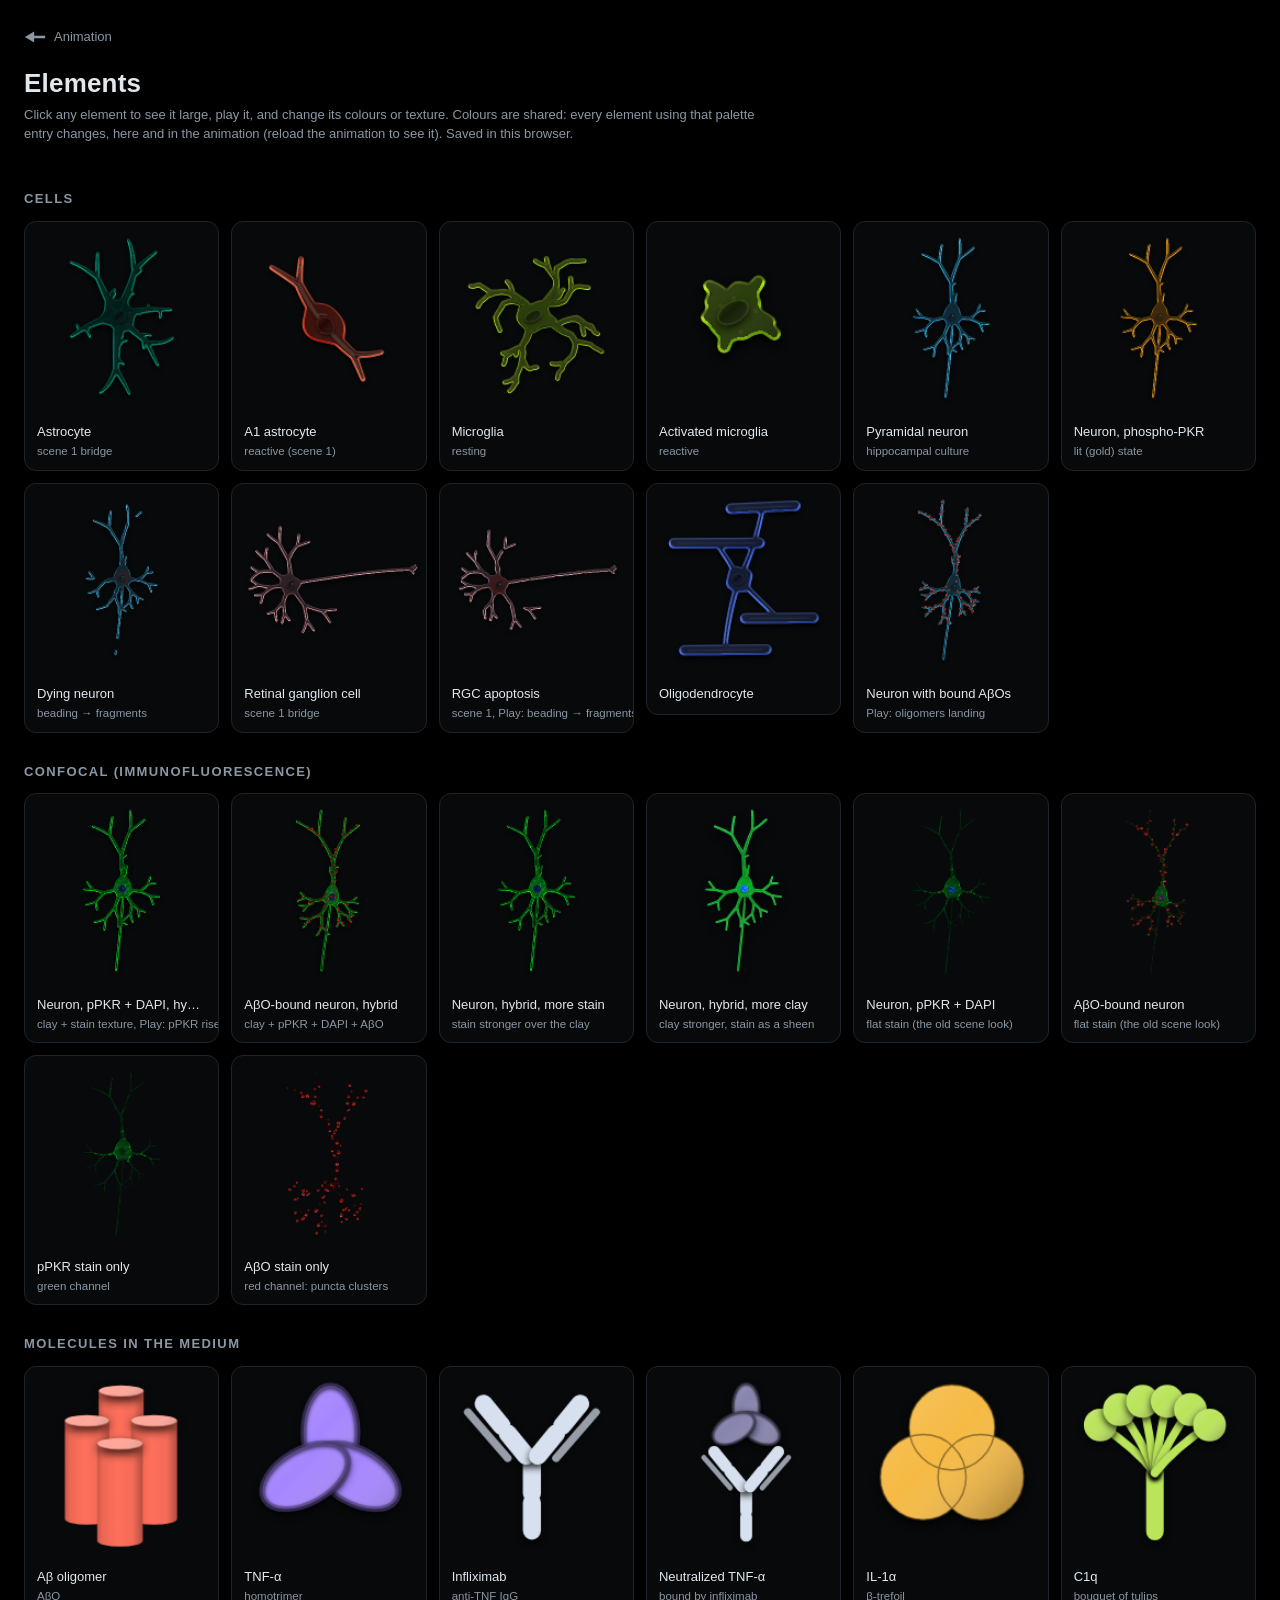
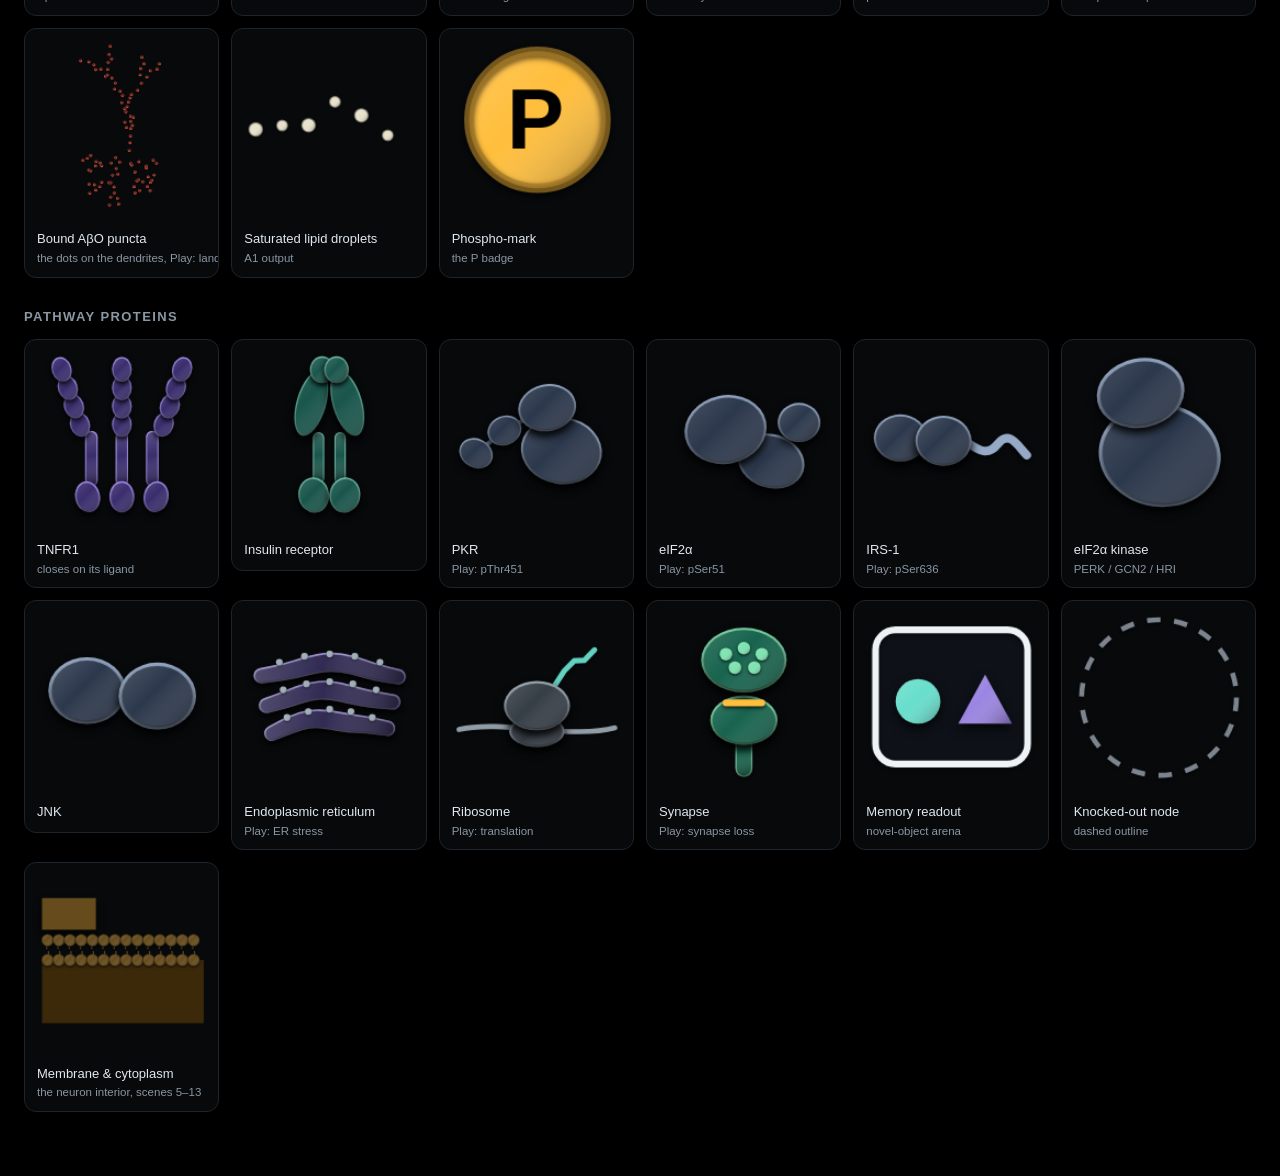
<file: gallery.html>
<!DOCTYPE html>
<html lang="en">
<head>
<meta charset="utf-8">
<meta name="viewport" content="width=device-width,initial-scale=1">
<title>Animation elements</title>
<link rel="stylesheet" href="css/gallery.css">
</head>
<body>
<header class="top">
  <a class="back" href="index.html" aria-label="Back to the animation">
    <svg viewBox="0 0 26 18" width="22" height="16" aria-hidden="true"><path d="M25 9H10" fill="none" stroke="currentColor" stroke-width="3"/><path d="M12 2.5 1 9 12 15.5Z" fill="currentColor"/></svg>
    Animation
  </a>
  <h1>Elements</h1>
  <p class="note">Click any element to see it large, play it, and change its colours or texture. Colours are shared: every element using that palette entry changes, here and in the animation (reload the animation to see it). Saved in this browser.</p>
</header>
<main id="sections"></main>

<dialog id="viewer" aria-label="Element">
  <div class="scrim" data-close></div>
  <div class="panel">
    <button type="button" class="icon close" data-close aria-label="Close">
      <svg viewBox="0 0 18 18" width="18" height="18" aria-hidden="true"><path d="M3 3 15 15M15 3 3 15" fill="none" stroke="currentColor" stroke-width="2.6"/></svg>
    </button>
    <div class="main">
      <div class="stage"><canvas id="big"></canvas></div>
      <div class="bar">
        <button type="button" class="icon" id="prev" aria-label="Previous">
          <svg viewBox="0 0 26 18" width="26" height="18" aria-hidden="true" style="transform:scaleX(-1)"><path d="M1 9H16" fill="none" stroke="currentColor" stroke-width="3"/><path d="M14 2.5 25 9 14 15.5Z" fill="currentColor"/></svg>
        </button>
        <button type="button" class="pill play" id="play">Play</button>
        <h2 id="name"></h2>
        <button type="button" class="pill" id="copyImg" title="Copy this view as a PNG with a transparent background">Copy PNG</button>
        <button type="button" class="icon" id="next" aria-label="Next">
          <svg viewBox="0 0 26 18" width="26" height="18" aria-hidden="true"><path d="M1 9H16" fill="none" stroke="currentColor" stroke-width="3"/><path d="M14 2.5 25 9 14 15.5Z" fill="currentColor"/></svg>
        </button>
      </div>
    </div>
    <div class="controls" id="controls"></div>
  </div>
</dialog>

<script src="js/core/math.js"></script>
<script src="js/core/theme.js"></script>
<script src="js/core/filters.js"></script>
<script src="js/look.js"></script>
<script src="js/palette-overrides.js"></script>
<script src="js/clay.js"></script>
<script src="js/core/arbor.js"></script>
<script src="js/core/builders.js"></script>
<script src="js/core/cell.js"></script>
<script src="js/core/kit.js"></script>
<script src="js/core/glyphs.js"></script>
<script src="js/scenes/common.js"></script>
<script src="js/scenes/molecules.js"></script>
<script src="js/scenes/culture.js"></script>
<script src="js/scenes/fluo.js"></script>
<script src="js/scenes/texture.js"></script>
<script src="js/gallery.js"></script>
</body>
</html>
</file>
<file: css/gallery.css>
/* Elements page: plain black, no frosted glass (kept cheap so the canvases stay smooth). */
:root { --bg: #000; --tile: #07090b; --line: #1d242b; --text: #e0e8ee; --dim: #8a97a4; --accent: #68decc; }
* { box-sizing: border-box; }
html, body { margin: 0; background: var(--bg); color: var(--text); font: 14px/1.45 "Avenir Next", "Avenir", "Helvetica Neue", Helvetica, Arial, sans-serif; }
html.has-dialog { overflow: hidden; }
button { font: inherit; color: inherit; }

.top { max-width: 1280px; margin: 0 auto; padding: 28px 24px 8px; }
.back { display: inline-flex; align-items: center; gap: 8px; color: var(--dim); text-decoration: none; font-size: 13px; }
.back:hover { color: var(--text); }
.top h1 { margin: 14px 0 4px; font-size: 26px; font-weight: 600; letter-spacing: .2px; }
.note { margin: 0; max-width: 760px; color: var(--dim); font-size: 13px; }

main { max-width: 1280px; margin: 0 auto; padding: 8px 24px 64px; }
.section h2 { margin: 30px 0 12px; font-size: 13px; font-weight: 600; letter-spacing: 1.4px; text-transform: uppercase; color: var(--dim); }
.grid { list-style: none; margin: 0; padding: 0; display: grid; grid-template-columns: repeat(auto-fill, minmax(176px, 1fr)); gap: 12px; }
.tile { width: 100%; padding: 0; border: 1px solid var(--line); border-radius: 12px; background: var(--tile); cursor: pointer; display: block; text-align: left; overflow: hidden; }
.tile:hover { border-color: #33414c; }
.tile:focus-visible { outline: 2px solid var(--accent); outline-offset: 2px; }
.tile canvas { display: block; width: 100%; aspect-ratio: 1; }
.tile span { display: block; padding: 8px 12px 10px; font-size: 13px; color: var(--text); white-space: nowrap; overflow: hidden; text-overflow: ellipsis; }
.tile small { display: block; margin-top: 1px; font-size: 11.5px; color: var(--dim); }

/* popup */
dialog { padding: 0; border: none; background: transparent; max-width: none; max-height: none; width: 100vw; height: 100vh; color: var(--text); }
dialog::backdrop { background: transparent; }
.scrim { position: fixed; inset: 0; background: rgba(0, 0, 0, .82); }
.panel { position: relative; margin: 3vh auto; width: min(1180px, 96vw); max-height: 94vh; display: grid; grid-template-columns: minmax(0, 1fr) 340px; gap: 0;
  background: #050607; border: 1px solid var(--line); border-radius: 16px; overflow: hidden; }
.main { display: flex; flex-direction: column; min-width: 0; }
.stage { aspect-ratio: 1; width: 100%; max-height: calc(94vh - 64px); margin: 0 auto; background: #000; }
.stage canvas { display: block; width: 100%; height: 100%; }
.bar { display: flex; align-items: center; gap: 10px; padding: 10px 14px; border-top: 1px solid var(--line); }
.bar h2 { flex: 1; margin: 0; font-size: 16px; font-weight: 600; text-align: center; white-space: nowrap; overflow: hidden; text-overflow: ellipsis; }
.icon { appearance: none; border: none; background: rgba(255, 255, 255, .06); width: 38px; height: 34px; border-radius: 9px; display: grid; place-items: center; cursor: pointer; flex: none; }
.icon:hover { background: rgba(255, 255, 255, .14); }
.close { position: absolute; top: 12px; right: 12px; z-index: 2; }
.pill { appearance: none; border: 1px solid #2c3640; background: #0d1114; border-radius: 999px; padding: 6px 14px; cursor: pointer; font-size: 13px; }
.pill:hover { background: #151b20; }
.pill:disabled { opacity: .4; cursor: default; }
.play { min-width: 74px; }
.play[aria-pressed="true"] { border-color: var(--accent); color: var(--accent); }

.controls { border-left: 1px solid var(--line); padding: 54px 18px 18px; overflow-y: auto; max-height: 94vh; }
.block { margin-bottom: 18px; }
.label { display: flex; align-items: center; justify-content: space-between; margin-bottom: 7px; font-size: 11.5px; font-weight: 600; letter-spacing: 1.1px; text-transform: uppercase; color: var(--dim); }
.mini { appearance: none; border: none; background: none; color: var(--accent); cursor: pointer; font-size: 11.5px; text-transform: none; letter-spacing: 0; padding: 0; }
.seg { display: flex; flex-wrap: wrap; gap: 5px; }
.seg button { appearance: none; border: 1px solid #26303a; background: #0b0e11; border-radius: 7px; padding: 5px 9px; cursor: pointer; font-size: 12.5px; }
.seg button[aria-checked="true"] { border-color: var(--accent); color: var(--accent); background: #0c1716; }
.shift { display: grid; grid-template-columns: 74px 1fr 38px; align-items: center; gap: 8px; margin: 5px 0; font-size: 12.5px; }
.shift input { width: 100%; accent-color: var(--accent); }
.shift .val { text-align: right; color: var(--dim); font-variant-numeric: tabular-nums; }
.swatches { display: grid; grid-template-columns: 1fr 1fr; gap: 6px; }
.swatch { display: flex; align-items: center; gap: 7px; padding: 4px 6px; border: 1px solid #1c232a; border-radius: 8px; font-size: 12.5px; cursor: pointer; position: relative; }
.swatch input[type="color"] { width: 26px; height: 22px; padding: 0; border: none; background: none; cursor: pointer; flex: none; }
.swatch[data-changed] { border-color: #3a4b56; }
.swatch .reset { appearance: none; border: none; background: none; color: var(--accent); cursor: pointer; margin-left: auto; padding: 0 2px; font-size: 13px; }
.actions { display: flex; gap: 8px; margin-top: 6px; }
.small-note { margin: 10px 0 0; font-size: 11.5px; color: var(--dim); }

@media (max-width: 860px) {
  .panel { grid-template-columns: 1fr; overflow-y: auto; }
  .controls { border-left: none; border-top: 1px solid var(--line); padding-top: 18px; max-height: none; }
}
</file>
